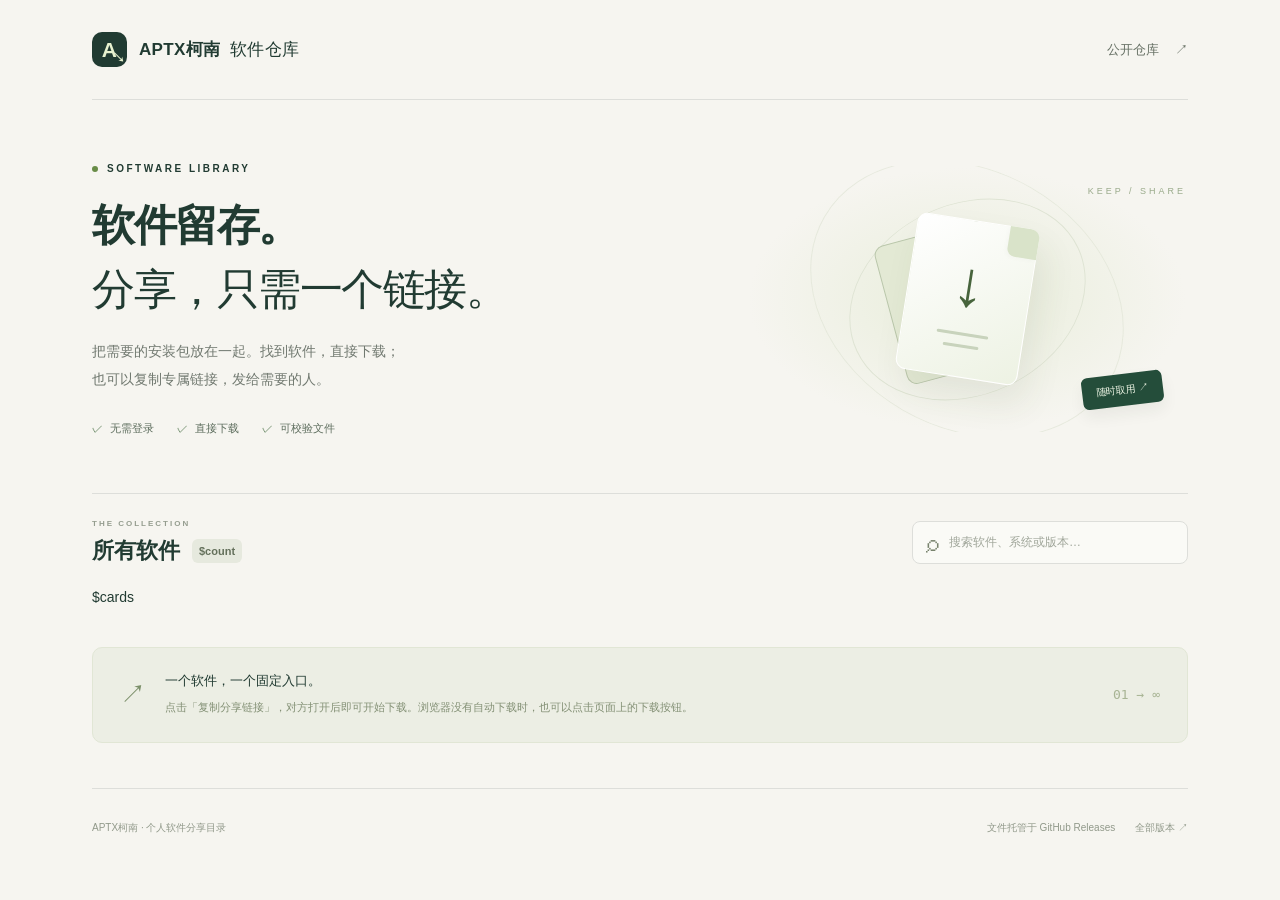
<file: web/index.html>
<!doctype html>
<html lang="zh-CN">
<head>
  <meta charset="utf-8"><meta name="viewport" content="width=device-width, initial-scale=1">
  <title>APTX柯南 软件仓库 · 下载与分享</title>
  <meta name="description" content="APTX柯南的公开软件下载目录。查找安装包、复制分享链接，打开专属链接即可开始下载。">
  <link rel="icon" href="icon.svg" type="image/svg+xml"><link rel="stylesheet" href="style.css">
  <script src="catalog.js" defer></script>
</head>
<body>
  <div class="page-shell">
    <header class="site-header"><a class="brand" href="./"><span class="brand-icon">A<span>↘</span></span><span>APTX柯南 <b>软件仓库</b></span></a><a class="repository" href="https://github.com/$repo" target="_blank" rel="noopener">公开仓库 <span aria-hidden="true">↗</span></a></header>
    <main>
      <section class="hero">
        <div class="hero-copy"><div class="eyebrow"><span class="status-dot"></span> SOFTWARE LIBRARY</div><h1>软件留存。<br><span>分享，只需一个链接。</span></h1><p>把需要的安装包放在一起。找到软件，直接下载；<br class="desktop-break">也可以复制专属链接，发给需要的人。</p><div class="hero-facts"><span>无需登录</span><span>直接下载</span><span>可校验文件</span></div></div>
        <div class="hero-graphic" aria-hidden="true"><div class="orbit orbit-one"></div><div class="orbit orbit-two"></div><span class="graphic-label">KEEP / SHARE</span><div class="file-back"></div><div class="file-front"><span class="file-fold"></span><span class="file-arrow">↓</span><span class="file-line"></span><span class="file-line short"></span></div><span class="graphic-tag">随时取用 ↗</span></div>
      </section>
      <section class="library" aria-labelledby="library-title">
        <div class="section-heading"><div><div class="eyebrow muted">THE COLLECTION</div><h2 id="library-title">所有软件 <span class="count">$count</span></h2></div><label class="search"><span aria-hidden="true">⌕</span><span class="sr-only">搜索软件、系统或版本</span><input id="search" type="search" placeholder="搜索软件、系统或版本…" autocomplete="off"></label></div>
        <div class="catalog-grid">$cards</div>
        <p id="no-results" class="empty" hidden>没有找到匹配的软件，试试其他关键词。</p>
      </section>
      <aside class="sharing-note"><span class="note-icon" aria-hidden="true">↗</span><div><h2>一个软件，一个固定入口。</h2><p>点击「复制分享链接」，对方打开后即可开始下载。浏览器没有自动下载时，也可以点击页面上的下载按钮。</p></div><span class="note-number" aria-hidden="true">01 → ∞</span></aside>
    </main>
    <footer class="site-footer"><span>APTX柯南 · 个人软件分享目录</span><span>文件托管于 GitHub Releases</span><a href="https://github.com/$repo/releases" target="_blank" rel="noopener">全部版本 ↗</a></footer>
  </div>
  <div class="toast" id="toast" role="status" aria-live="polite" hidden>分享链接已复制</div>
</body>
</html>
</file>
<file: web/style.css>
:root{color-scheme:light;--paper:#f6f5f0;--ink:#213b32;--muted:#717970;--line:#dddeda;--green:#244d3a;--lime:#d8e9b3;--white:#fff;--sans:"PingFang SC","Microsoft YaHei",-apple-system,BlinkMacSystemFont,"Segoe UI",sans-serif}
*{box-sizing:border-box}body{margin:0;background:var(--paper);color:var(--ink);font-family:var(--sans);font-size:14px;-webkit-font-smoothing:antialiased}a{color:inherit;text-decoration:none}button,input{font:inherit}button,a,input,summary{-webkit-tap-highlight-color:transparent}button{cursor:pointer}a:focus-visible,button:focus-visible,summary:focus-visible,input:focus-visible{outline:3px solid #67926a;outline-offset:4px}[hidden]{display:none!important}.page-shell{max-width:1192px;padding:0 48px;margin:auto}.site-header{height:100px;display:flex;align-items:center;justify-content:space-between;border-bottom:1px solid var(--line)}.brand{display:flex;align-items:center;gap:12px;font-size:17px;font-weight:700;letter-spacing:.3px}.brand b{font-weight:500;margin-left:5px}.brand-icon{width:35px;height:35px;display:flex;align-items:center;justify-content:center;background:var(--ink);border-radius:10px;color:#e7f1cf;font-size:21px;font-weight:800;position:relative}.brand-icon span{position:absolute;right:2px;bottom:0;font-size:13px}.repository{color:#667064;font-size:13px}.repository span{margin-left:12px}.hero{padding:63px 0 57px;display:grid;grid-template-columns:1.4fr 1fr;align-items:center;gap:36px}.eyebrow{font-size:10px;font-weight:700;letter-spacing:2.5px;display:flex;align-items:center;gap:9px}.status-dot{width:6px;height:6px;background:#688c47;border-radius:50%}h1,h2,p{margin:0}.hero h1{font-size:43px;line-height:1.48;letter-spacing:-1.5px;font-weight:700;margin:20px 0 17px}.hero h1 span{font-weight:500}.hero p{font-size:14px;color:var(--muted);line-height:1.95}.hero-facts{display:flex;gap:23px;margin-top:28px;color:#5d6d5d;font-size:11px}.hero-facts span:before{content:'✓';margin-right:7px;color:#4d724a}.hero-graphic{height:266px;position:relative;display:flex;align-items:center;justify-content:center;background:radial-gradient(ellipse at center,#e8edda 0%,transparent 70%);overflow:hidden}.orbit{position:absolute;width:245px;height:245px;border:1px solid #dfe4d4;border-radius:50%;transform:rotate(-25deg) scaleY(.78)}.orbit-two{width:330px;height:330px;transform:rotate(30deg) scaleY(.78);opacity:.65}.graphic-label{position:absolute;top:20px;right:2px;color:#9aab8b;font-size:9px;letter-spacing:3px}.file-back{position:absolute;width:113px;height:143px;border:1px solid #bac7ab;border-radius:10px;background:#e3e9d4;transform:translate(-22px,3px) rotate(-15deg)}.file-front{position:relative;width:123px;height:158px;border:1px solid #fff;border-radius:10px;background:linear-gradient(145deg,#fff,#edf2e3);transform:rotate(9deg);box-shadow:10px 19px 35px #3d512e14;display:flex;flex-direction:column;align-items:center;justify-content:center;gap:9px}.file-fold{position:absolute;right:-1px;top:-1px;width:30px;height:30px;background:#d9e3c9;border-radius:0 9px 0 8px;box-shadow:-2px 2px 4px #00000005}.file-arrow{font-family:Arial,sans-serif;font-size:65px;line-height:1;margin-bottom:8px;color:#47643c}.file-line{height:3px;width:52px;border-radius:5px;background:#c8d3bc}.file-line.short{width:36px}.graphic-tag{position:absolute;bottom:26px;right:25px;background:var(--green);color:#eef5e5;font-size:10px;padding:9px 14px;border-radius:6px;transform:rotate(-7deg);box-shadow:0 8px 15px #19361c10}.library{padding:25px 0 0;border-top:1px solid var(--line)}.section-heading{display:flex;align-items:center;justify-content:space-between;gap:20px;margin-bottom:23px}.muted{color:#959d8f;font-size:8px;letter-spacing:2px;margin-bottom:8px}.section-heading h2{font-size:22px;font-weight:600;display:flex;align-items:center;gap:12px}.count{background:#e6e9de;color:#64705b;display:inline-flex;align-items:center;justify-content:center;min-width:24px;height:24px;padding:0 7px;border-radius:6px;font-size:11px}.search{display:flex;align-items:center;gap:10px;border:1px solid var(--line);border-radius:8px;padding:0 13px;min-height:43px;background:#fafaf6}.search>span:first-child{font-size:25px;color:#78836d;line-height:1}.search input{width:225px;background:none;border:0;color:var(--ink);font-size:12px;padding:10px 0}.search input:focus{outline:none}.search:focus-within{outline:2px solid #8eaa75;outline-offset:2px}.search input::placeholder{color:#a0a69a}.catalog-grid{display:grid;grid-template-columns:repeat(2,minmax(0,1fr));gap:20px}.software-card{padding:25px 26px 0;background:white;border:1px solid #e2e4db;border-radius:13px;box-shadow:0 3px 5px #233f2402;min-width:0}.card-top{display:flex;justify-content:space-between;align-items:flex-start;margin-bottom:19px}.app-icon{width:46px;height:46px;background:#eef2e7;border:1px solid #e0e8d7;color:#527044;font-family:Arial,sans-serif;font-size:31px;display:flex;align-items:center;justify-content:center;border-radius:12px}.category{background:#f4f5f0;color:#7c8771;font-size:10px;padding:5px 8px;border-radius:4px}.software-card h2{font-family:var(--sans);font-size:24px;font-weight:600;letter-spacing:-.5px;display:flex;flex-wrap:wrap;align-items:center;gap:12px}.version{font-size:11px;font-weight:400;color:#8b9386;background:#f6f7f2;border:1px solid #e8ebe2;padding:3px 7px;border-radius:5px;letter-spacing:.5px}.description{font-size:12px;color:#788071;line-height:1.9;margin-top:13px;min-height:45px}.metadata{display:flex;flex-wrap:wrap;gap:8px 0;font-size:10px;color:#75816a;margin:18px 0 22px}.metadata span+span:before{content:'·';margin:0 11px;color:#b8c1ad}.button{display:flex;align-items:center;justify-content:space-between;width:100%;padding:13px 17px;min-height:45px;border-radius:7px;font-weight:500;font-size:12px;transition:background .15s,transform .15s}.primary{background:var(--green);color:#f2f8ea}.primary:hover{background:#143d2a;transform:translateY(-1px)}.button span{font-size:17px;line-height:1}.card-actions{display:flex;align-items:center;justify-content:space-between;margin:16px 0 18px;font-size:11px;color:#77816b}.share-link{border:0;padding:0;background:none;color:#506746;font-size:11px}.share-link:hover,.card-actions a:hover,.back-link:hover{text-decoration:underline;text-underline-offset:3px}.compatibility{font-size:10px;color:#9a9d91;line-height:1.8;margin:17px 0 11px}.checksum{color:#7e8774;font-size:10px}.checksum summary{cursor:pointer;min-height:30px;padding:7px 0}.checksum code{display:block;overflow-wrap:anywhere;padding:12px;background:#f6f7f2;border-radius:5px;font-size:10px;line-height:1.7;color:#5f6b53}.checksum p{overflow-wrap:anywhere;margin:8px 0}.card-footer{border-top:1px solid #eef0e8;padding:13px 0 14px;margin-top:16px;display:flex;align-items:center;justify-content:space-between;font-size:9px;color:#a1a899}.sharing-note{margin:42px 0 45px;padding:24px 27px;background:#eceee4;border:1px solid #e1e6d5;border-radius:10px;display:flex;align-items:center;gap:19px}.note-icon{flex-shrink:0;font-size:26px;color:#7b8f69}.sharing-note h2{font-size:13px;font-weight:500;margin-bottom:7px}.sharing-note p{font-size:11px;color:#839075;line-height:1.9;max-width:610px}.note-number{margin-left:auto;white-space:nowrap;font-size:13px;color:#a8b494;font-family:monospace}.site-footer{border-top:1px solid var(--line);min-height:80px;display:flex;align-items:center;gap:20px;color:#91998a;font-size:10px}.site-footer span:nth-child(2){margin-left:auto}.toast{position:fixed;bottom:28px;left:50%;transform:translateX(-50%);background:#244d3a;color:white;box-shadow:0 5px 20px #0002;padding:12px 22px;border-radius:8px;font-size:13px;z-index:10}.empty{padding:40px 0;color:#8b9580;font-size:13px}.sr-only{position:absolute;width:1px;height:1px;padding:0;margin:-1px;overflow:hidden;clip:rect(0,0,0,0);white-space:nowrap;border:0}.download-body{min-height:100vh;display:grid;place-items:center;padding:30px 20px;background:radial-gradient(ellipse at top,#eaf0df,var(--paper) 70%)}.download-panel{width:100%;max-width:490px;padding:30px 38px 0;background:#fff;border:1px solid #e0e5d7;border-radius:18px;box-shadow:0 25px 80px #244d3a08}.back-link{font-size:11px;color:#87947b}.download-symbol{margin:37px auto 25px;background:#eaf1de;border-radius:19px;width:68px;height:68px;display:grid;place-items:center;font-size:43px;color:#52733b;font-family:Arial,sans-serif}.download-panel .eyebrow{justify-content:center;color:#8a9b79;font-size:9px}.download-panel h1{text-align:center;margin:13px 0 10px;font-size:35px;line-height:1.4;overflow-wrap:anywhere}.download-version{text-align:center;color:#819075;font-size:11px;line-height:1.8}.download-version span{margin:0 8px;color:#b1bba6}.download-status{text-align:center;font-size:12px;margin:28px 0 19px;color:#536d44}.download-hint{text-align:center;font-size:10px;color:#98a18e;line-height:1.9;margin:17px 0}.download-panel .checksum{margin:19px 0 25px}.download-footer{margin:0 -38px;border-top:1px solid #eef0e8;display:flex;justify-content:space-between;padding:20px 27px;color:#8e9c81;font-size:9px}.download-footer span{color:#afb8a6}
@media(min-width:1400px){.hero{padding-top:75px;padding-bottom:67px}.hero h1{font-size:46px}}
@media(max-width:760px){.page-shell{padding:0 23px}.site-header{height:79px}.brand{font-size:14px;gap:9px}.brand-icon{height:30px;width:30px;font-size:19px}.repository{font-size:11px}.hero{padding:35px 0 33px;gap:0;grid-template-columns:1fr}.hero h1{font-size:34px;letter-spacing:-1px;margin-top:17px}.hero p{font-size:12px}.hero-facts{font-size:10px;gap:22px;margin-top:21px}.hero-graphic{height:185px;position:absolute;right:13px;top:101px;width:145px;opacity:.12;pointer-events:none;z-index:-1}.hero-copy{min-width:0}.hero-graphic .file-front{transform:rotate(9deg) scale(.8)}.hero-graphic .file-back{transform:translate(-13px,3px) rotate(-15deg) scale(.8)}.hero-graphic .graphic-label,.hero-graphic .graphic-tag{display:none}.section-heading{align-items:flex-start;flex-direction:column;gap:20px;margin-bottom:19px}.section-heading h2{font-size:20px}.search{width:100%;min-height:43px}.search input{width:100%}.catalog-grid{grid-template-columns:1fr;gap:17px}.software-card{padding:24px 23px 0}.sharing-note{margin:28px 0;padding:20px 19px;gap:14px}.sharing-note h2{font-size:12px}.sharing-note p{font-size:10px}.note-number{display:none}.site-footer{flex-wrap:wrap;gap:8px 13px;padding:21px 0;min-height:85px;font-size:9px}.site-footer span:nth-child(2){margin-left:0}.site-footer span:first-child{width:100%}.site-footer a{margin-left:auto}.download-panel{padding:26px 24px 0}.download-footer{margin:0 -24px;padding:18px 20px}.download-panel h1{font-size:31px}}
@media(prefers-reduced-motion:reduce){*{transition:none!important;scroll-behavior:auto!important}}
</file>
